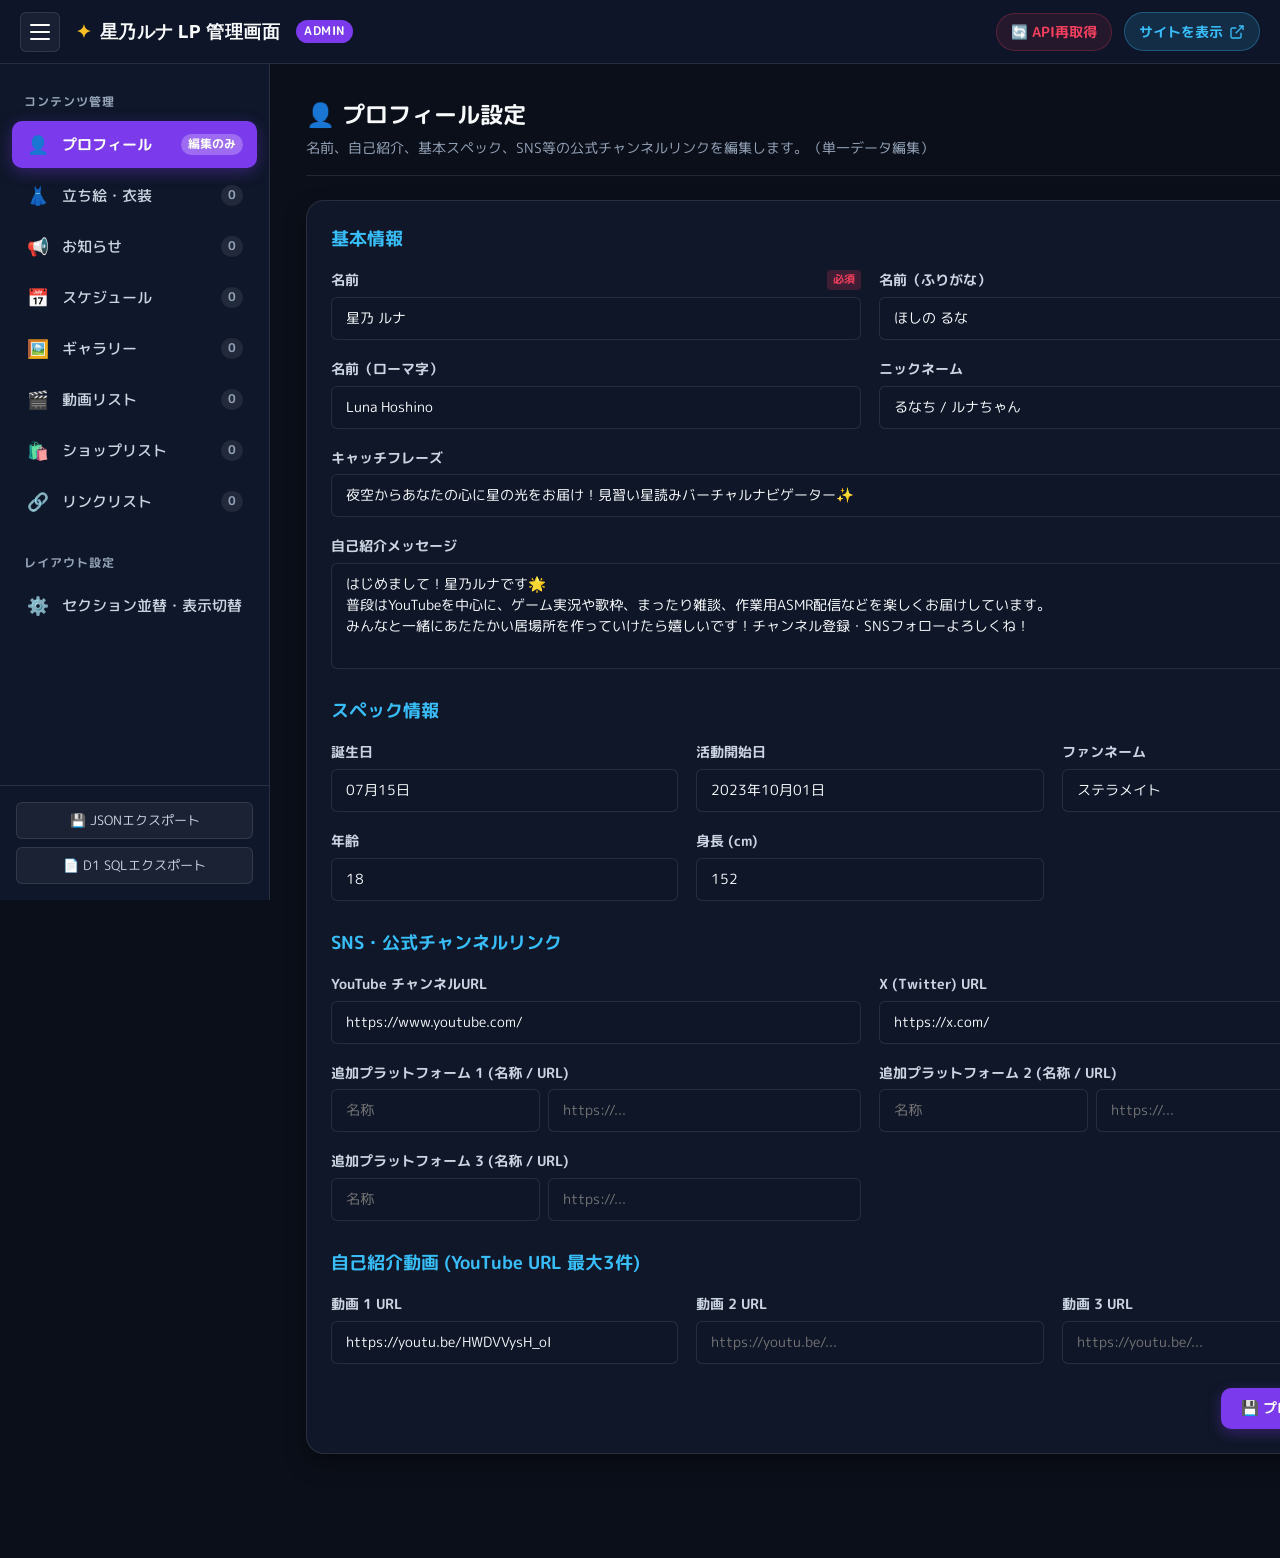
<file: admin.html>
<!DOCTYPE html>
<html lang="ja">
<head>
  <meta charset="UTF-8">
  <meta name="viewport" content="width=device-width, initial-scale=1.0">
  <title>管理コンソール | 星乃ルナ Official LP</title>
  <meta name="robots" content="noindex,nofollow">
  
  <!-- Google Fonts -->
  <link rel="preconnect" href="https://fonts.googleapis.com">
  <link rel="preconnect" href="https://fonts.gstatic.com" crossorigin>
  <link href="https://fonts.googleapis.com/css2?family=M+PLUS+Rounded+1c:wght@400;500;700;800&family=Outfit:wght@400;600;700;800&display=swap" rel="stylesheet">
  
  <!-- CSS -->
  <link rel="stylesheet" href="css/admin.css">
</head>
<body>

  <!-- ============================================================
       ヘッダー
  ============================================================ -->
  <header class="admin-header">
    <div class="header-left">
      <!-- ハンバーガーメニューボタン -->
      <button class="btn-hamburger" id="btn-hamburger" aria-label="メニュー開閉" title="メニュー切替">
        <span></span>
        <span></span>
        <span></span>
      </button>
      
      <div class="admin-logo">
        <span class="admin-logo-symbol">✦</span>
        <span>星乃ルナ LP 管理画面</span>
      </div>
      <span class="admin-badge">Admin</span>
    </div>

    <div class="header-right">
      <button class="btn-reset-data" id="btn-reload-api" title="Workers APIからデータを再取得">
        🔄 API再取得
      </button>
      <a href="index.html" target="_blank" class="btn-view-lp">
        <span>サイトを表示</span>
        <svg viewBox="0 0 24 24" width="16" height="16" fill="none" stroke="currentColor" stroke-width="2"><path d="M18 13v6a2 2 0 0 1-2 2H5a2 2 0 0 1-2-2V8a2 2 0 0 1 2-2h6"></path><polyline points="15 3 21 3 21 9"></polyline><line x1="10" y1="14" x2="21" y2="3"></line></svg>
      </a>
    </div>
  </header>

  <!-- モバイル用サイドバーオーバーレイ -->
  <div class="sidebar-overlay" id="sidebar-overlay"></div>

  <!-- ============================================================
       サイドバー（ハンバーガーメニューでトグル・切り替え）
  ============================================================ -->
  <aside class="admin-sidebar" id="admin-sidebar">
    <div class="sidebar-menu">
      <div class="menu-category-title">コンテンツ管理</div>
      
      <!-- 1. プロフィール（編集のみ）: デフォルトアクティブ -->
      <button class="nav-link-btn active" data-section="profile">
        <div class="btn-inner">
          <span class="icon">👤</span>
          <span>プロフィール</span>
        </div>
        <span class="badge-pill">編集のみ</span>
      </button>

      <!-- 2. 立ち絵（編集と追加） -->
      <button class="nav-link-btn" data-section="visual">
        <div class="btn-inner">
          <span class="icon">👗</span>
          <span>立ち絵・衣装</span>
        </div>
        <span class="badge-pill" id="badge-visual">0</span>
      </button>

      <!-- 3. お知らせ（編集と追加） -->
      <button class="nav-link-btn" data-section="notice">
        <div class="btn-inner">
          <span class="icon">📢</span>
          <span>お知らせ</span>
        </div>
        <span class="badge-pill" id="badge-notice">0</span>
      </button>

      <!-- 4. スケジュール（編集と追加） -->
      <button class="nav-link-btn" data-section="schedule">
        <div class="btn-inner">
          <span class="icon">📅</span>
          <span>スケジュール</span>
        </div>
        <span class="badge-pill" id="badge-schedule">0</span>
      </button>

      <!-- 5. ギャラリー（編集と追加） -->
      <button class="nav-link-btn" data-section="gallery">
        <div class="btn-inner">
          <span class="icon">🖼️</span>
          <span>ギャラリー</span>
        </div>
        <span class="badge-pill" id="badge-gallery">0</span>
      </button>

      <!-- 6. 動画リスト（編集と追加） -->
      <button class="nav-link-btn" data-section="movie">
        <div class="btn-inner">
          <span class="icon">🎬</span>
          <span>動画リスト</span>
        </div>
        <span class="badge-pill" id="badge-movie">0</span>
      </button>

      <!-- 7. ショップ（編集と追加） -->
      <button class="nav-link-btn" data-section="shop">
        <div class="btn-inner">
          <span class="icon">🛍️</span>
          <span>ショップリスト</span>
        </div>
        <span class="badge-pill" id="badge-shop">0</span>
      </button>

      <!-- 8. リンクリスト（編集と追加） -->
      <button class="nav-link-btn" data-section="linkList">
        <div class="btn-inner">
          <span class="icon">🔗</span>
          <span>リンクリスト</span>
        </div>
        <span class="badge-pill" id="badge-linkList">0</span>
      </button>

      <div class="menu-category-title" style="margin-top:12px;">レイアウト設定</div>

      <!-- 9. セクション切り替え・表示切替（indexから移設） -->
      <button class="nav-link-btn" data-section="sectionSettings">
        <div class="btn-inner">
          <span class="icon">⚙️</span>
          <span>セクション並替・表示切替</span>
        </div>
      </button>
    </div>

    <!-- サイドバーフッター（エクスポート機能） -->
    <div class="sidebar-footer">
      <button class="btn-export-json" id="btn-export-json">
        <span>💾 JSONエクスポート</span>
      </button>
      <button class="btn-export-sql" id="btn-export-sql">
        <span>📄 D1 SQLエクスポート</span>
      </button>
    </div>
  </aside>

  <!-- ============================================================
       メインコンテンツ領域
  ============================================================ -->
  <main class="admin-main" id="admin-main">

    <!-- ------------------------------------------------------------
         1. プロフィール（profile）: 編集のみ [デフォルト表示]
    ------------------------------------------------------------- -->
    <section class="admin-section active" id="sec-profile">
      <div class="section-top-bar">
        <div class="section-title-group">
          <h2>👤 プロフィール設定</h2>
          <p>名前、自己紹介、基本スペック、SNS等の公式チャンネルリンクを編集します。（単一データ編集）</p>
        </div>
      </div>

      <form id="form-profile" class="content-card">
        <h3 class="card-title">基本情報</h3>
        <div class="form-grid cols-2">
          <div class="form-group">
            <label class="form-label" for="prof-name">名前 <span class="req-tag">必須</span></label>
            <input type="text" id="prof-name" class="form-input" required placeholder="例: 星乃 ルナ">
          </div>
          <div class="form-group">
            <label class="form-label" for="prof-pronunciation">名前（ふりがな）</label>
            <input type="text" id="prof-pronunciation" class="form-input" placeholder="例: ほしの るな">
          </div>
          <div class="form-group">
            <label class="form-label" for="prof-romanization">名前（ローマ字）</label>
            <input type="text" id="prof-romanization" class="form-input" placeholder="例: Luna Hoshino">
          </div>
          <div class="form-group">
            <label class="form-label" for="prof-nickname">ニックネーム</label>
            <input type="text" id="prof-nickname" class="form-input" placeholder="例: るなち / ルナちゃん">
          </div>
          <div class="form-group span-2">
            <label class="form-label" for="prof-comment">キャッチフレーズ</label>
            <input type="text" id="prof-comment" class="form-input" placeholder="例: 夜空からあなたの心に星の光をお届け！見習い星読みバーチャルナビゲーター✨">
          </div>
          <div class="form-group span-2">
            <label class="form-label" for="prof-message">自己紹介メッセージ</label>
            <textarea id="prof-message" class="form-textarea" rows="4" placeholder="自己紹介メッセージを入力"></textarea>
          </div>
        </div>

        <h3 class="card-title" style="margin-top:28px;">スペック情報</h3>
        <div class="form-grid cols-3">
          <div class="form-group">
            <label class="form-label" for="prof-birthday">誕生日</label>
            <input type="text" id="prof-birthday" class="form-input" placeholder="例: 07月15日">
          </div>
          <div class="form-group">
            <label class="form-label" for="prof-streaming">活動開始日</label>
            <input type="text" id="prof-streaming" class="form-input" placeholder="例: 2023年10月01日">
          </div>
          <div class="form-group">
            <label class="form-label" for="prof-fanName">ファンネーム</label>
            <input type="text" id="prof-fanName" class="form-input" placeholder="例: ステラメイト">
          </div>
          <div class="form-group">
            <label class="form-label" for="prof-age">年齢</label>
            <input type="text" id="prof-age" class="form-input" placeholder="例: 18">
          </div>
          <div class="form-group">
            <label class="form-label" for="prof-height">身長 (cm)</label>
            <input type="text" id="prof-height" class="form-input" placeholder="例: 152">
          </div>
        </div>

        <h3 class="card-title" style="margin-top:28px;">SNS・公式チャンネルリンク</h3>
        <div class="form-grid cols-2">
          <div class="form-group">
            <label class="form-label" for="prof-youtubeUrl">YouTube チャンネルURL</label>
            <input type="url" id="prof-youtubeUrl" class="form-input" placeholder="https://www.youtube.com/@channel">
          </div>
          <div class="form-group">
            <label class="form-label" for="prof-xUrl">X (Twitter) URL</label>
            <input type="url" id="prof-xUrl" class="form-input" placeholder="https://x.com/username">
          </div>
          
          <!-- プラットフォーム 1〜3 -->
          <div class="form-group">
            <label class="form-label">追加プラットフォーム 1 (名称 / URL)</label>
            <div style="display:flex; gap:8px;">
              <input type="text" id="prof-plat-name-1" class="form-input" style="width:40%;" placeholder="名称">
              <input type="url" id="prof-plat-link-1" class="form-input" style="width:60%;" placeholder="https://...">
            </div>
          </div>
          <div class="form-group">
            <label class="form-label">追加プラットフォーム 2 (名称 / URL)</label>
            <div style="display:flex; gap:8px;">
              <input type="text" id="prof-plat-name-2" class="form-input" style="width:40%;" placeholder="名称">
              <input type="url" id="prof-plat-link-2" class="form-input" style="width:60%;" placeholder="https://...">
            </div>
          </div>
          <div class="form-group">
            <label class="form-label">追加プラットフォーム 3 (名称 / URL)</label>
            <div style="display:flex; gap:8px;">
              <input type="text" id="prof-plat-name-3" class="form-input" style="width:40%;" placeholder="名称">
              <input type="url" id="prof-plat-link-3" class="form-input" style="width:60%;" placeholder="https://...">
            </div>
          </div>
        </div>

        <h3 class="card-title" style="margin-top:28px;">自己紹介動画 (YouTube URL 最大3件)</h3>
        <div class="form-grid cols-3">
          <div class="form-group">
            <label class="form-label" for="prof-move-1">動画 1 URL</label>
            <input type="url" id="prof-move-1" class="form-input" placeholder="https://youtu.be/...">
          </div>
          <div class="form-group">
            <label class="form-label" for="prof-move-2">動画 2 URL</label>
            <input type="url" id="prof-move-2" class="form-input" placeholder="https://youtu.be/...">
          </div>
          <div class="form-group">
            <label class="form-label" for="prof-move-3">動画 3 URL</label>
            <input type="url" id="prof-move-3" class="form-input" placeholder="https://youtu.be/...">
          </div>
        </div>

        <div class="form-submit-row">
          <button type="submit" class="btn-primary">
            <span>💾 プロフィールを保存</span>
          </button>
        </div>
      </form>
    </section>

    <!-- ------------------------------------------------------------
         2. 立ち絵（visual）: 編集と追加
    ------------------------------------------------------------- -->
    <section class="admin-section" id="sec-visual">
      <div class="section-top-bar">
        <div class="section-title-group">
          <h2>👗 立ち絵・衣装設定</h2>
          <p>サイト最上部に表示する立ち絵、衣装差分、制作クレジットを管理します。（編集と追加）</p>
        </div>
        <div class="section-top-actions">
          <button class="btn-primary" onclick="openVisualModal()">＋ 新規立ち絵を追加</button>
        </div>
      </div>

      <div class="content-card">
        <div class="data-table-container">
          <table class="data-table">
            <thead>
              <tr>
                <th>ID</th>
                <th>サムネイル</th>
                <th>衣装名</th>
                <th>クレジット (絵/Live2D)</th>
                <th>表示順</th>
                <th>操作</th>
              </tr>
            </thead>
            <tbody id="visual-table-body">
              <!-- JSで動的生成 -->
            </tbody>
          </table>
        </div>
      </div>
    </section>

    <!-- ------------------------------------------------------------
         3. お知らせ（notice）: 編集と追加
    ------------------------------------------------------------- -->
    <section class="admin-section" id="sec-notice">
      <div class="section-top-bar">
        <div class="section-title-group">
          <h2>📢 お知らせ管理</h2>
          <p>ファンへのお知らせ投稿、公開ステータス、添付画像を管理します。（編集と追加）</p>
        </div>
        <div class="section-top-actions">
          <button class="btn-primary" onclick="openNoticeModal()">＋ 新規お知らせを追加</button>
        </div>
      </div>

      <div class="content-card">
        <div class="data-table-container">
          <table class="data-table">
            <thead>
              <tr>
                <th>投稿日時</th>
                <th>ステータス</th>
                <th>本文</th>
                <th>画像</th>
                <th>操作</th>
              </tr>
            </thead>
            <tbody id="notice-table-body">
              <!-- JSで動的生成 -->
            </tbody>
          </table>
        </div>
      </div>
    </section>

    <!-- ------------------------------------------------------------
         4. スケジュール（scheduleTag, schedule）: 編集と追加
    ------------------------------------------------------------- -->
    <section class="admin-section" id="sec-schedule">
      <div class="section-top-bar">
        <div class="section-title-group">
          <h2>📅 スケジュール管理</h2>
          <p>配信やイベント予定、およびタグ区分を管理します。（編集と追加）</p>
        </div>
        <div class="section-top-actions">
          <button class="btn-primary" onclick="openScheduleModal()">＋ 新規スケジュールを追加</button>
        </div>
      </div>

      <!-- タグ区分管理エリア -->
      <div class="content-card" style="margin-bottom:20px;">
        <h3 class="card-title">区分タグ (scheduleTag)</h3>
        <div style="display:flex; gap:10px; max-width:400px;">
          <input type="text" id="new-schedule-tag-name" class="form-input" placeholder="新しいタグ名（例: 歌枠、大会）">
          <button type="button" class="btn-secondary" id="btn-add-schedule-tag">追加</button>
        </div>
        <div class="tag-badge-group" id="schedule-tags-list">
          <!-- JSで動的生成 -->
        </div>
      </div>

      <!-- スケジュール一覧 -->
      <div class="content-card">
        <div class="data-table-container">
          <table class="data-table">
            <thead>
              <tr>
                <th>日時</th>
                <th>タグ</th>
                <th>タイトル</th>
                <th>公開状態</th>
                <th>操作</th>
              </tr>
            </thead>
            <tbody id="schedule-table-body">
              <!-- JSで動的生成 -->
            </tbody>
          </table>
        </div>
      </div>
    </section>

    <!-- ------------------------------------------------------------
         5. ギャラリー（gallery）: 編集と追加
    ------------------------------------------------------------- -->
    <section class="admin-section" id="sec-gallery">
      <div class="section-top-bar">
        <div class="section-title-group">
          <h2>🖼️ ギャラリー管理</h2>
          <p>三面図や記念イラスト、設定資料等の画像アーカイブを管理します。（編集と追加）</p>
        </div>
        <div class="section-top-actions">
          <button class="btn-primary" onclick="openGalleryModal()">＋ 新規ギャラリー画像を追加</button>
        </div>
      </div>

      <div class="content-card">
        <div class="card-grid" id="gallery-grid-list">
          <!-- JSで動的生成 -->
        </div>
      </div>
    </section>

    <!-- ------------------------------------------------------------
         6. 動画リスト（movieLabel, movie）: 編集と追加
    ------------------------------------------------------------- -->
    <section class="admin-section" id="sec-movie">
      <div class="section-top-bar">
        <div class="section-title-group">
          <h2>🎬 動画リスト管理</h2>
          <p>YouTube動画やアーカイブ、動画ラベル区分を管理します。（編集と追加）</p>
        </div>
        <div class="section-top-actions">
          <button class="btn-primary" onclick="openMovieModal()">＋ 新規動画を追加</button>
        </div>
      </div>

      <!-- 動画区分ラベル管理 -->
      <div class="content-card" style="margin-bottom:20px;">
        <h3 class="card-title">動画区分ラベル (movieLabel)</h3>
        <div style="display:flex; gap:10px; max-width:400px;">
          <input type="text" id="new-movie-label-name" class="form-input" placeholder="新しいラベル名（例: 切り抜き、ASMR）">
          <button type="button" class="btn-secondary" id="btn-add-movie-label">追加</button>
        </div>
        <div class="tag-badge-group" id="movie-labels-list">
          <!-- JSで動的生成 -->
        </div>
      </div>

      <!-- 動画一覧 -->
      <div class="content-card">
        <div class="data-table-container">
          <table class="data-table">
            <thead>
              <tr>
                <th>サムネイル</th>
                <th>タイトル</th>
                <th>区分ラベル</th>
                <th>動画URL</th>
                <th>状態</th>
                <th>操作</th>
              </tr>
            </thead>
            <tbody id="movie-table-body">
              <!-- JSで動的生成 -->
            </tbody>
          </table>
        </div>
      </div>
    </section>

    <!-- ------------------------------------------------------------
         7. ショップ（shopTag, shop）: 編集と追加
    ------------------------------------------------------------- -->
    <section class="admin-section" id="sec-shop">
      <div class="section-top-bar">
        <div class="section-title-group">
          <h2>🛍️ ショップリスト管理</h2>
          <p>公式グッズ、ボイス、楽曲等の商品情報と各通販サイトURLを管理します。（編集と追加）</p>
        </div>
        <div class="section-top-actions">
          <button class="btn-primary" onclick="openShopModal()">＋ 新規商品を追加</button>
        </div>
      </div>

      <!-- 商品区分タグ管理 -->
      <div class="content-card" style="margin-bottom:20px;">
        <h3 class="card-title">商品区分タグ (shopTag)</h3>
        <div style="display:flex; gap:10px; max-width:400px;">
          <input type="text" id="new-shop-tag-name" class="form-input" placeholder="新しい区分名（例: 限定グッズ、記念品）">
          <button type="button" class="btn-secondary" id="btn-add-shop-tag">追加</button>
        </div>
        <div class="tag-badge-group" id="shop-tags-list">
          <!-- JSで動的生成 -->
        </div>
      </div>

      <!-- 商品一覧 -->
      <div class="content-card">
        <div class="data-table-container">
          <table class="data-table">
            <thead>
              <tr>
                <th>商品画像</th>
                <th>商品名</th>
                <th>区分</th>
                <th>価格</th>
                <th>表示順</th>
                <th>操作</th>
              </tr>
            </thead>
            <tbody id="shop-table-body">
              <!-- JSで動的生成 -->
            </tbody>
          </table>
        </div>
      </div>
    </section>

    <!-- ------------------------------------------------------------
         8. リンクリスト（linkList）: 編集と追加
    ------------------------------------------------------------- -->
    <section class="admin-section" id="sec-linkList">
      <div class="section-top-bar">
        <div class="section-title-group">
          <h2>🔗 リンクリスト管理</h2>
          <p>関連リンク、ガイドライン、ファンレター宛先等のリンクボタンを管理します。（編集と追加）</p>
        </div>
        <div class="section-top-actions">
          <button class="btn-primary" onclick="openLinkListModal()">＋ 新規リンクを追加</button>
        </div>
      </div>

      <div class="content-card">
        <div class="data-table-container">
          <table class="data-table">
            <thead>
              <tr>
                <th>ID</th>
                <th>タイトル</th>
                <th>バナー画像</th>
                <th>リンク先URL</th>
                <th>表示順</th>
                <th>操作</th>
              </tr>
            </thead>
            <tbody id="linkList-table-body">
              <!-- JSで動的生成 -->
            </tbody>
          </table>
        </div>
      </div>
    </section>

    <!-- ------------------------------------------------------------
         9. セクション並替・表示切替（indexから移設）
    ------------------------------------------------------------- -->
    <section class="admin-section" id="sec-sectionSettings">
      <div class="section-top-bar">
        <div class="section-title-group">
          <h2>⚙️ セクション並び替え・表示切り替え</h2>
          <p>LP（index.html）の各セクションの表示/非表示、および縦の並び順を自由に設定できます。</p>
        </div>
        <div class="section-top-actions">
          <button class="btn-secondary" id="btn-reset-section-config">初期順序に戻す</button>
        </div>
      </div>

      <div class="content-card">
        <p style="font-size:0.9rem; color:var(--text-muted); margin-bottom:20px;">
          チェックボックスで<strong>「表示・非表示」</strong>を切り替え、▲/▼ボタンで<strong>「セクションの配置順序」</strong>を変更できます。設定は即座にLPサイトに反映されます。
        </p>

        <div class="section-reorder-list" id="section-settings-list">
          <!-- JSで動的生成 -->
        </div>
      </div>
    </section>

  </main>

  <!-- ============================================================
       モーダル群（新規追加・編集用ポップアップ）
  ============================================================ -->

  <!-- 1. 立ち絵モーダル -->
  <div class="modal-wrapper" id="modal-visual">
    <div class="modal-box">
      <div class="modal-header">
        <h3 id="modal-visual-title">立ち絵・衣装の編集</h3>
        <button class="modal-close-btn">&times;</button>
      </div>
      <div class="modal-body">
        <form id="form-visual" class="form-grid cols-2">
          <input type="hidden" id="visual-id">
          <div class="form-group span-2">
            <label class="form-label" for="visual-costumeName">衣装名 <span class="opt-tag">任意</span></label>
            <input type="text" id="visual-costumeName" class="form-input" placeholder="例: 通常衣装（星空のローブ）">
          </div>
          <div class="form-group">
            <label class="form-label" for="visual-visualUrl">立ち絵画像URL/ファイル名 <span class="req-tag">必須</span></label>
            <input type="text" id="visual-visualUrl" class="form-input" required placeholder="visual_sample1.png">
          </div>
          <div class="form-group">
            <label class="form-label" for="visual-thumdUrl">サムネイル画像URL/ファイル名 <span class="req-tag">必須</span></label>
            <input type="text" id="visual-thumdUrl" class="form-input" required placeholder="thumd_sample1.png">
          </div>
          <div class="form-group">
            <label class="form-label" for="visual-thumdBackground">サムネ背景画像 (任意)</label>
            <input type="text" id="visual-thumdBackground" class="form-input" placeholder="thumdBackground_sample.png">
          </div>
          <div class="form-group">
            <label class="form-label" for="visual-visualBackground">ページ背景画像 (任意)</label>
            <input type="text" id="visual-visualBackground" class="form-input" placeholder="visualBackground_sample.png">
          </div>
          <div class="form-group">
            <label class="form-label" for="visual-characterDesign">キャラクターデザイン</label>
            <input type="text" id="visual-characterDesign" class="form-input" placeholder="例: 星空 イラスト">
          </div>
          <div class="form-group">
            <label class="form-label" for="visual-illustrator">イラストレーター</label>
            <input type="text" id="visual-illustrator" class="form-input" placeholder="例: 星空 イラスト">
          </div>
          <div class="form-group">
            <label class="form-label" for="visual-live2d">Live2Dモデラー</label>
            <input type="text" id="visual-live2d" class="form-input" placeholder="例: スタジオ・モデリング">
          </div>
          <div class="form-group">
            <label class="form-label" for="visual-3dModeling">3Dモデラー</label>
            <input type="text" id="visual-3dModeling" class="form-input" placeholder="例: 3Dクラフト Lab">
          </div>
          <div class="form-group">
            <label class="form-label" for="visual-priority">表示優先度 (数値小が先)</label>
            <input type="number" id="visual-priority" class="form-input" min="1" value="1">
          </div>
          <div class="form-group span-2">
            <label class="form-label" for="visual-comment">管理用コメント</label>
            <input type="text" id="visual-comment" class="form-input" placeholder="メモ">
          </div>
          <div class="form-submit-row span-2">
            <button type="submit" class="btn-primary">保存する</button>
          </div>
        </form>
      </div>
    </div>
  </div>

  <!-- 2. お知らせモーダル -->
  <div class="modal-wrapper" id="modal-notice">
    <div class="modal-box">
      <div class="modal-header">
        <h3 id="modal-notice-title">お知らせの追加・編集</h3>
        <button class="modal-close-btn">&times;</button>
      </div>
      <div class="modal-body">
        <form id="form-notice" class="form-grid cols-2">
          <input type="hidden" id="notice-id">
          <div class="form-group">
            <label class="form-label" for="notice-created-at">作成日時 <span class="req-tag">必須</span></label>
            <input type="text" id="notice-created-at" class="form-input" required placeholder="YYYY-MM-DD HH:MM">
          </div>
          <div class="form-group">
            <label class="form-label" for="notice-status">公開ステータス</label>
            <select id="notice-status" class="form-select">
              <option value="published">公開 (published)</option>
              <option value="scheduled">予約 (scheduled)</option>
              <option value="draft">下書き (draft)</option>
            </select>
          </div>
          <div class="form-group span-2">
            <label class="form-label" for="notice-scheduled-at">予約公開日時 (任意)</label>
            <input type="text" id="notice-scheduled-at" class="form-input" placeholder="YYYY-MM-DD HH:MM">
          </div>
          <div class="form-group span-2">
            <label class="form-label" for="notice-message">お知らせ本文 <span class="req-tag">必須</span></label>
            <textarea id="notice-message" class="form-textarea" rows="4" required placeholder="お知らせ内容を入力"></textarea>
          </div>
          <div class="form-group span-2">
            <label class="form-label" for="notice-picture">添付画像URL (任意)</label>
            <input type="text" id="notice-picture" class="form-input" placeholder="https://... またはファイル名">
          </div>
          <div class="form-submit-row span-2">
            <button type="submit" class="btn-primary">保存する</button>
          </div>
        </form>
      </div>
    </div>
  </div>

  <!-- 3. スケジュールモーダル -->
  <div class="modal-wrapper" id="modal-schedule">
    <div class="modal-box">
      <div class="modal-header">
        <h3 id="modal-schedule-title">スケジュールの追加・編集</h3>
        <button class="modal-close-btn">&times;</button>
      </div>
      <div class="modal-body">
        <form id="form-schedule" class="form-grid cols-2">
          <input type="hidden" id="schedule-id">
          <div class="form-group span-2">
            <label class="form-label" for="schedule-title">タイトル <span class="req-tag">必須</span></label>
            <input type="text" id="schedule-title" class="form-input" required placeholder="イベント・配信タイトル">
          </div>
          <div class="form-group">
            <label class="form-label" for="schedule-tag-select">区分タグ <span class="req-tag">必須</span></label>
            <select id="schedule-tag-select" class="form-select" required>
              <!-- JSで動的生成 -->
            </select>
          </div>
          <div class="form-group">
            <label class="form-label" for="schedule-date">日付 <span class="req-tag">必須</span></label>
            <input type="date" id="schedule-date" class="form-input" required>
          </div>
          <div class="form-group">
            <label class="form-label" for="schedule-time">時間 (HH:MM)</label>
            <input type="time" id="schedule-time" class="form-input">
          </div>
          <div class="form-group" style="display:flex; flex-direction:column; justify-content:center;">
            <label class="form-label">表示フラグ</label>
            <label style="display:flex; align-items:center; gap:8px; cursor:pointer; font-weight:600; margin-top:8px;">
              <input type="checkbox" id="schedule-is-active" checked style="width:18px; height:18px;">
              <span>サイト上に表示する</span>
            </label>
          </div>
          <div class="form-group span-2">
            <label class="form-label" for="schedule-detail">詳細内容</label>
            <textarea id="schedule-detail" class="form-textarea" rows="3" placeholder="開催場所や告知文など"></textarea>
          </div>
          <div class="form-group span-2">
            <label class="form-label" for="schedule-picture">添付画像URL (任意)</label>
            <input type="text" id="schedule-picture" class="form-input" placeholder="画像URLまたはファイル名">
          </div>
          <div class="form-submit-row span-2">
            <button type="submit" class="btn-primary">保存する</button>
          </div>
        </form>
      </div>
    </div>
  </div>

  <!-- 4. ギャラリーモーダル -->
  <div class="modal-wrapper" id="modal-gallery">
    <div class="modal-box">
      <div class="modal-header">
        <h3 id="modal-gallery-title">ギャラリー画像の追加・編集</h3>
        <button class="modal-close-btn">&times;</button>
      </div>
      <div class="modal-body">
        <form id="form-gallery" class="form-grid cols-2">
          <input type="hidden" id="gallery-id">
          <div class="form-group span-2">
            <label class="form-label" for="gallery-name">タイトル・識別名</label>
            <input type="text" id="gallery-name" class="form-input" placeholder="例: 三面図設定資料">
          </div>
          <div class="form-group span-2">
            <label class="form-label" for="gallery-imageUrl">画像URL / ファイル名 <span class="req-tag">必須</span></label>
            <input type="text" id="gallery-imageUrl" class="form-input" required placeholder="gallery_sample1.jpg または URL">
          </div>
          <div class="form-group">
            <label class="form-label" for="gallery-priority">表示優先度 (数値小が先)</label>
            <input type="number" id="gallery-priority" class="form-input" min="1" value="1">
          </div>
          <div class="form-submit-row span-2">
            <button type="submit" class="btn-primary">保存する</button>
          </div>
        </form>
      </div>
    </div>
  </div>

  <!-- 5. 動画モーダル -->
  <div class="modal-wrapper" id="modal-movie">
    <div class="modal-box">
      <div class="modal-header">
        <h3 id="modal-movie-title">動画の追加・編集</h3>
        <button class="modal-close-btn">&times;</button>
      </div>
      <div class="modal-body">
        <form id="form-movie" class="form-grid cols-2">
          <input type="hidden" id="movie-id">
          <div class="form-group span-2">
            <label class="form-label" for="movie-title">動画タイトル <span class="req-tag">必須</span></label>
            <input type="text" id="movie-title" class="form-input" required placeholder="例: 【歌ってみた】星空のディスコ">
          </div>
          <div class="form-group">
            <label class="form-label" for="movie-label-select">区分ラベル <span class="req-tag">必須</span></label>
            <select id="movie-label-select" class="form-select" required>
              <!-- JSで動的生成 -->
            </select>
          </div>
          <div class="form-group">
            <label class="form-label">表示フラグ</label>
            <label style="display:flex; align-items:center; gap:8px; cursor:pointer; font-weight:600; margin-top:8px;">
              <input type="checkbox" id="movie-is-active" checked style="width:18px; height:18px;">
              <span>公開する</span>
            </label>
          </div>
          <div class="form-group span-2">
            <label class="form-label" for="movie-videoUrl">動画URL (YouTube) <span class="req-tag">必須</span></label>
            <input type="url" id="movie-videoUrl" class="form-input" required placeholder="https://www.youtube.com/watch?v=...">
          </div>
          <div class="form-group span-2">
            <label class="form-label" for="movie-imageUrl">サムネイルURL (未入力の場合はYouTubeサムネを自動使用)</label>
            <input type="text" id="movie-imageUrl" class="form-input" placeholder="カスタム画像URLまたはファイル名">
          </div>
          <div class="form-submit-row span-2">
            <button type="submit" class="btn-primary">保存する</button>
          </div>
        </form>
      </div>
    </div>
  </div>

  <!-- 6. ショップ商品モーダル -->
  <div class="modal-wrapper" id="modal-shop">
    <div class="modal-box">
      <div class="modal-header">
        <h3 id="modal-shop-title">商品の追加・編集</h3>
        <button class="modal-close-btn">&times;</button>
      </div>
      <div class="modal-body">
        <form id="form-shop" class="form-grid cols-2">
          <input type="hidden" id="shop-id">
          <div class="form-group span-2">
            <label class="form-label" for="shop-name">商品名 <span class="req-tag">必須</span></label>
            <input type="text" id="shop-name" class="form-input" required placeholder="例: アクリルスタンド">
          </div>
          <div class="form-group">
            <label class="form-label" for="shop-tag-select">商品区分 <span class="req-tag">必須</span></label>
            <select id="shop-tag-select" class="form-select" required>
              <!-- JSで動的生成 -->
            </select>
          </div>
          <div class="form-group">
            <label class="form-label" for="shop-price">価格 (円) <span class="req-tag">必須</span></label>
            <input type="number" id="shop-price" class="form-input" required min="0" placeholder="1000">
          </div>
          <div class="form-group span-2">
            <label class="form-label" for="shop-merchandiseImage">商品画像URL / ファイル名 <span class="req-tag">必須</span></label>
            <input type="text" id="shop-merchandiseImage" class="form-input" required placeholder="sample_goods.png または URL">
          </div>
          <div class="form-group">
            <label class="form-label" for="shop-priority">表示優先度</label>
            <input type="number" id="shop-priority" class="form-input" min="1" value="1001">
          </div>
          <div class="form-group">
            <label class="form-label" for="shop-booth">BOOTH 商品ページURL</label>
            <input type="url" id="shop-booth" class="form-input" placeholder="https://booth.pm/...">
          </div>
          <div class="form-group">
            <label class="form-label" for="shop-suzuri">SUZURI 商品ページURL</label>
            <input type="url" id="shop-suzuri" class="form-input" placeholder="https://suzuri.jp/...">
          </div>
          <div class="form-group">
            <label class="form-label" for="shop-base">BASE 商品ページURL</label>
            <input type="url" id="shop-base" class="form-input" placeholder="https://...base.ec/">
          </div>
          <div class="form-group span-2">
            <label class="form-label" for="shop-fanbox">FANBOX ページURL</label>
            <input type="url" id="shop-fanbox" class="form-input" placeholder="https://...fanbox.cc/">
          </div>
          <div class="form-submit-row span-2">
            <button type="submit" class="btn-primary">保存する</button>
          </div>
        </form>
      </div>
    </div>
  </div>

  <!-- 7. リンクリストモーダル -->
  <div class="modal-wrapper" id="modal-linkList">
    <div class="modal-box">
      <div class="modal-header">
        <h3 id="modal-linkList-title">リンクの追加・編集</h3>
        <button class="modal-close-btn">&times;</button>
      </div>
      <div class="modal-body">
        <form id="form-linkList" class="form-grid cols-2">
          <input type="hidden" id="linkList-id">
          <div class="form-group span-2">
            <label class="form-label" for="linkList-title">リンクタイトル <span class="req-tag">必須</span></label>
            <input type="text" id="linkList-title" class="form-input" required placeholder="例: ファンレター宛先はこちら">
          </div>
          <div class="form-group span-2">
            <label class="form-label" for="linkList-link">遷移先URL <span class="req-tag">必須</span></label>
            <input type="url" id="linkList-link" class="form-input" required placeholder="https://...">
          </div>
          <div class="form-group">
            <label class="form-label" for="linkList-buttonImage">ボタン画像URL / パス (任意)</label>
            <input type="text" id="linkList-buttonImage" class="form-input" placeholder="sample_button1.png">
          </div>
          <div class="form-group">
            <label class="form-label" for="linkList-priority">表示優先度</label>
            <input type="number" id="linkList-priority" class="form-input" min="1" value="1">
          </div>
          <div class="form-submit-row span-2">
            <button type="submit" class="btn-primary">保存する</button>
          </div>
        </form>
      </div>
    </div>
  </div>

  <!-- トースト通知コンテナ -->
  <div class="toast-container" id="toast-container"></div>

  <!-- JavaScript -->
  <script src="js/admin.js"></script>
</body>
</html>
</file>
<file: css/admin.css>
/* ============================================================
   管理画面 スタイルシート (css/admin.css)
   星乃ルナ Official LP - データ管理コンソール
   ============================================================ */

:root {
  --bg-main: #0b0f19;
  --bg-sidebar: #0f172a;
  --bg-card: rgba(18, 25, 44, 0.85);
  --bg-card-hover: rgba(28, 38, 66, 0.95);
  --bg-input: rgba(15, 23, 42, 0.9);
  --bg-modal: #111827;
  
  --primary: #7c3aed;
  --primary-hover: #9061f9;
  --primary-light: rgba(124, 58, 237, 0.15);
  --accent-cyan: #38bdf8;
  --accent-pink: #f43f5e;
  --accent-gold: #fbbf24;
  --accent-green: #10b981;
  
  --text-main: #f8fafc;
  --text-muted: #94a3b8;
  --text-sub: #cbd5e1;
  
  --border-color: rgba(255, 255, 255, 0.1);
  --border-focus: rgba(124, 58, 237, 0.5);
  --shadow-main: 0 10px 25px -5px rgba(0, 0, 0, 0.5);
  --shadow-glow: 0 0 20px rgba(124, 58, 237, 0.35);

  --font-base: 'M PLUS Rounded 1c', -apple-system, BlinkMacSystemFont, "Segoe UI", Roboto, sans-serif;
  --font-en: 'Outfit', sans-serif;

  --sidebar-width: 270px;
  --header-height: 64px;
  --radius-sm: 6px;
  --radius-md: 10px;
  --radius-lg: 18px;
  --radius-full: 9999px;
  
  --transition: 0.25s cubic-bezier(0.16, 1, 0.3, 1);
}

*, *::before, *::after {
  box-sizing: border-box;
  margin: 0;
  padding: 0;
}

body {
  background-color: var(--bg-main);
  color: var(--text-main);
  font-family: var(--font-base);
  line-height: 1.6;
  min-height: 100vh;
  display: flex;
  flex-direction: column;
  overflow-x: hidden;
}

a {
  color: inherit;
  text-decoration: none;
}

button {
  font-family: inherit;
  cursor: pointer;
  border: none;
  background: none;
}

/* --- ヘッダー --- */
.admin-header {
  position: fixed;
  top: 0;
  left: 0;
  width: 100%;
  height: var(--header-height);
  background: rgba(15, 23, 42, 0.95);
  backdrop-filter: blur(12px);
  border-bottom: 1px solid var(--border-color);
  z-index: 100;
  display: flex;
  align-items: center;
  justify-content: space-between;
  padding: 0 20px;
}

.header-left {
  display: flex;
  align-items: center;
  gap: 16px;
}

/* ハンバーガーボタン */
.btn-hamburger {
  display: flex;
  flex-direction: column;
  justify-content: center;
  align-items: center;
  width: 40px;
  height: 40px;
  border-radius: var(--radius-sm);
  background: rgba(255, 255, 255, 0.05);
  border: 1px solid var(--border-color);
  color: var(--text-main);
  gap: 5px;
  transition: all var(--transition);
}

.btn-hamburger:hover {
  background: var(--primary-light);
  border-color: var(--primary);
}

.btn-hamburger span {
  display: block;
  width: 20px;
  height: 2px;
  background-color: #fff;
  border-radius: 2px;
  transition: all var(--transition);
}

.btn-hamburger.active span:nth-child(1) {
  transform: translateY(7px) rotate(45deg);
}
.btn-hamburger.active span:nth-child(2) {
  opacity: 0;
}
.btn-hamburger.active span:nth-child(3) {
  transform: translateY(-7px) rotate(-45deg);
}

.admin-logo {
  display: flex;
  align-items: center;
  gap: 8px;
  font-family: var(--font-en);
  font-weight: 700;
  font-size: 1.15rem;
  letter-spacing: 0.03em;
}

.admin-logo-symbol {
  color: var(--accent-gold);
}

.admin-badge {
  font-size: 0.72rem;
  background: var(--primary);
  color: #fff;
  padding: 2px 8px;
  border-radius: var(--radius-full);
  text-transform: uppercase;
  font-weight: 700;
  letter-spacing: 0.05em;
}

.header-right {
  display: flex;
  align-items: center;
  gap: 12px;
}

.btn-view-lp {
  display: inline-flex;
  align-items: center;
  gap: 6px;
  padding: 8px 14px;
  border-radius: var(--radius-full);
  background: rgba(56, 189, 248, 0.15);
  color: var(--accent-cyan);
  font-size: 0.85rem;
  font-weight: 600;
  border: 1px solid rgba(56, 189, 248, 0.3);
  transition: all var(--transition);
}

.btn-view-lp:hover {
  background: rgba(56, 189, 248, 0.25);
  transform: translateY(-1px);
}

.btn-reset-data {
  display: inline-flex;
  align-items: center;
  gap: 6px;
  padding: 8px 14px;
  border-radius: var(--radius-full);
  background: rgba(244, 63, 94, 0.1);
  color: var(--accent-pink);
  font-size: 0.85rem;
  font-weight: 600;
  border: 1px solid rgba(244, 63, 94, 0.25);
  transition: all var(--transition);
}

.btn-reset-data:hover {
  background: rgba(244, 63, 94, 0.2);
}

/* --- サイドバーナビゲーション --- */
.sidebar-overlay {
  position: fixed;
  inset: 0;
  background: rgba(0, 0, 0, 0.6);
  backdrop-filter: blur(4px);
  z-index: 90;
  opacity: 0;
  pointer-events: none;
  transition: opacity var(--transition);
}

.sidebar-overlay.active {
  opacity: 1;
  pointer-events: auto;
}

.admin-sidebar {
  position: fixed;
  top: var(--header-height);
  left: 0;
  width: var(--sidebar-width);
  height: calc(100vh - var(--header-height));
  background: var(--bg-sidebar);
  border-right: 1px solid var(--border-color);
  z-index: 95;
  display: flex;
  flex-direction: column;
  justify-content: space-between;
  transform: translateX(-100%);
  transition: transform var(--transition);
  overflow-y: auto;
}

.admin-sidebar.open {
  transform: translateX(0);
}

/* PC（1024px以上）ではサイドバーを常時表示可能に */
@media (min-width: 1024px) {
  .admin-sidebar {
    transform: translateX(0);
  }
  .admin-sidebar.collapsed {
    transform: translateX(-100%);
  }
  .admin-main {
    margin-left: var(--sidebar-width);
    transition: margin-left var(--transition);
  }
  .admin-main.expanded {
    margin-left: 0;
  }
  .sidebar-overlay {
    display: none;
  }
}

.sidebar-menu {
  padding: 16px 12px;
  display: flex;
  flex-direction: column;
  gap: 4px;
}

.menu-category-title {
  font-size: 0.75rem;
  color: var(--text-muted);
  text-transform: uppercase;
  letter-spacing: 0.08em;
  padding: 12px 12px 6px;
  font-weight: 700;
}

.nav-link-btn {
  display: flex;
  align-items: center;
  justify-content: space-between;
  width: 100%;
  padding: 10px 14px;
  border-radius: var(--radius-md);
  color: var(--text-sub);
  font-size: 0.92rem;
  font-weight: 500;
  transition: all var(--transition);
  text-align: left;
}

.nav-link-btn .btn-inner {
  display: flex;
  align-items: center;
  gap: 12px;
}

.nav-link-btn .icon {
  font-size: 1.1rem;
  width: 24px;
  text-align: center;
}

.nav-link-btn .badge-pill {
  font-size: 0.72rem;
  padding: 2px 7px;
  border-radius: var(--radius-full);
  background: rgba(255, 255, 255, 0.08);
  color: var(--text-muted);
  font-weight: 600;
}

.nav-link-btn:hover {
  background: rgba(255, 255, 255, 0.05);
  color: #fff;
}

.nav-link-btn.active {
  background: var(--primary);
  color: #fff;
  font-weight: 700;
  box-shadow: 0 4px 15px rgba(124, 58, 237, 0.35);
}

.nav-link-btn.active .badge-pill {
  background: rgba(255, 255, 255, 0.25);
  color: #fff;
}

.sidebar-footer {
  padding: 16px;
  border-top: 1px solid var(--border-color);
  display: flex;
  flex-direction: column;
  gap: 8px;
}

.btn-export-json, .btn-export-sql {
  display: flex;
  align-items: center;
  justify-content: center;
  gap: 8px;
  width: 100%;
  padding: 8px 12px;
  border-radius: var(--radius-sm);
  background: rgba(255, 255, 255, 0.05);
  border: 1px solid var(--border-color);
  color: var(--text-sub);
  font-size: 0.8rem;
  transition: all var(--transition);
}

.btn-export-json:hover, .btn-export-sql:hover {
  background: rgba(255, 255, 255, 0.1);
  color: #fff;
}

/* --- メインコンテンツ領域 --- */
.admin-main {
  margin-top: var(--header-height);
  padding: 24px 20px 60px;
  flex: 1;
  max-width: 1200px;
  width: 100%;
}

@media (min-width: 768px) {
  .admin-main {
    padding: 32px 36px 80px;
  }
}

.admin-section {
  display: none;
  animation: fadeIn 0.25s ease-out;
}

.admin-section.active {
  display: block;
}

@keyframes fadeIn {
  from { opacity: 0; transform: translateY(6px); }
  to { opacity: 1; transform: translateY(0); }
}

/* セクションヘッダー */
.section-top-bar {
  display: flex;
  flex-wrap: wrap;
  align-items: center;
  justify-content: space-between;
  gap: 16px;
  margin-bottom: 24px;
  padding-bottom: 16px;
  border-bottom: 1px solid var(--border-color);
}

.section-title-group h2 {
  font-size: 1.45rem;
  font-weight: 700;
  display: flex;
  align-items: center;
  gap: 10px;
}

.section-title-group p {
  font-size: 0.85rem;
  color: var(--text-muted);
  margin-top: 4px;
}

.section-top-actions {
  display: flex;
  align-items: center;
  gap: 10px;
}

.btn-primary {
  display: inline-flex;
  align-items: center;
  gap: 8px;
  padding: 10px 20px;
  border-radius: var(--radius-md);
  background: var(--primary);
  color: #fff;
  font-weight: 600;
  font-size: 0.9rem;
  box-shadow: 0 4px 14px rgba(124, 58, 237, 0.35);
  transition: all var(--transition);
}

.btn-primary:hover {
  background: var(--primary-hover);
  transform: translateY(-1px);
  box-shadow: 0 6px 20px rgba(124, 58, 237, 0.5);
}

.btn-secondary {
  display: inline-flex;
  align-items: center;
  gap: 6px;
  padding: 10px 18px;
  border-radius: var(--radius-md);
  background: rgba(255, 255, 255, 0.08);
  border: 1px solid var(--border-color);
  color: var(--text-main);
  font-weight: 600;
  font-size: 0.9rem;
  transition: all var(--transition);
}

.btn-secondary:hover {
  background: rgba(255, 255, 255, 0.15);
}

/* --- カード・パネルUI --- */
.content-card {
  background: var(--bg-card);
  border: 1px solid var(--border-color);
  border-radius: var(--radius-lg);
  padding: 24px;
  margin-bottom: 24px;
  backdrop-filter: blur(16px);
  box-shadow: var(--shadow-main);
}

.card-title {
  font-size: 1.1rem;
  font-weight: 700;
  margin-bottom: 16px;
  display: flex;
  align-items: center;
  gap: 8px;
  color: var(--accent-cyan);
}

/* --- フォームコンポーネント --- */
.form-grid {
  display: grid;
  grid-template-columns: 1fr;
  gap: 18px;
}

@media (min-width: 768px) {
  .form-grid.cols-2 {
    grid-template-columns: repeat(2, 1fr);
  }
  .form-grid.cols-3 {
    grid-template-columns: repeat(3, 1fr);
  }
}

.form-group {
  display: flex;
  flex-direction: column;
  gap: 6px;
}

.form-group.span-2 {
  grid-column: 1 / -1;
}

.form-label {
  font-size: 0.85rem;
  font-weight: 600;
  color: var(--text-sub);
  display: flex;
  align-items: center;
  justify-content: space-between;
}

.form-label .req-tag {
  font-size: 0.7rem;
  padding: 1px 6px;
  border-radius: 4px;
  background: rgba(244, 63, 94, 0.2);
  color: var(--accent-pink);
  font-weight: 700;
}

.form-label .opt-tag {
  font-size: 0.7rem;
  padding: 1px 6px;
  border-radius: 4px;
  background: rgba(255, 255, 255, 0.08);
  color: var(--text-muted);
}

.form-input, .form-textarea, .form-select {
  width: 100%;
  padding: 10px 14px;
  background: var(--bg-input);
  border: 1px solid var(--border-color);
  border-radius: var(--radius-sm);
  color: var(--text-main);
  font-family: inherit;
  font-size: 0.9rem;
  transition: all var(--transition);
}

.form-input:focus, .form-textarea:focus, .form-select:focus {
  outline: none;
  border-color: var(--primary);
  box-shadow: 0 0 0 3px rgba(124, 58, 237, 0.25);
}

.form-textarea {
  min-height: 90px;
  resize: vertical;
}

.form-help {
  font-size: 0.75rem;
  color: var(--text-muted);
}

.form-submit-row {
  margin-top: 24px;
  display: flex;
  align-items: center;
  justify-content: flex-end;
  gap: 12px;
}

/* --- データリスト / テーブルUI --- */
.data-table-container {
  overflow-x: auto;
  border: 1px solid var(--border-color);
  border-radius: var(--radius-md);
  background: rgba(15, 23, 42, 0.5);
}

.data-table {
  width: 100%;
  border-collapse: collapse;
  text-align: left;
  font-size: 0.88rem;
}

.data-table th {
  background: rgba(255, 255, 255, 0.04);
  padding: 12px 16px;
  font-weight: 600;
  color: var(--text-muted);
  border-bottom: 1px solid var(--border-color);
  white-space: nowrap;
}

.data-table td {
  padding: 14px 16px;
  border-bottom: 1px solid var(--border-color);
  vertical-align: middle;
}

.data-table tr:last-child td {
  border-bottom: none;
}

.data-table tr:hover {
  background: rgba(255, 255, 255, 0.02);
}

.table-thumb {
  width: 48px;
  height: 48px;
  border-radius: var(--radius-sm);
  object-fit: cover;
  background: rgba(255, 255, 255, 0.05);
  border: 1px solid var(--border-color);
}

.table-actions {
  display: flex;
  align-items: center;
  gap: 8px;
  white-space: nowrap;
}

.btn-action-edit, .btn-action-delete {
  padding: 6px 12px;
  border-radius: var(--radius-sm);
  font-size: 0.78rem;
  font-weight: 600;
  transition: all var(--transition);
}

.btn-action-edit {
  background: rgba(56, 189, 248, 0.15);
  color: var(--accent-cyan);
  border: 1px solid rgba(56, 189, 248, 0.3);
}

.btn-action-edit:hover {
  background: rgba(56, 189, 248, 0.3);
}

.btn-action-delete {
  background: rgba(244, 63, 94, 0.15);
  color: var(--accent-pink);
  border: 1px solid rgba(244, 63, 94, 0.3);
}

.btn-action-delete:hover {
  background: rgba(244, 63, 94, 0.3);
}

/* グリッドカード表示（ギャラリーなど） */
.card-grid {
  display: grid;
  grid-template-columns: repeat(auto-fill, minmax(220px, 1fr));
  gap: 16px;
}

.item-card {
  background: rgba(255, 255, 255, 0.03);
  border: 1px solid var(--border-color);
  border-radius: var(--radius-md);
  overflow: hidden;
  display: flex;
  flex-direction: column;
  transition: all var(--transition);
}

.item-card:hover {
  border-color: var(--border-focus);
  transform: translateY(-2px);
  box-shadow: 0 8px 20px rgba(0,0,0,0.4);
}

.item-card-media {
  width: 100%;
  aspect-ratio: 16 / 9;
  background: #000;
  overflow: hidden;
  position: relative;
}

.item-card-media img {
  width: 100%;
  height: 100%;
  object-fit: cover;
}

.item-card-body {
  padding: 14px;
  flex: 1;
  display: flex;
  flex-direction: column;
  justify-content: space-between;
  gap: 10px;
}

.item-card-title {
  font-size: 0.95rem;
  font-weight: 700;
  line-height: 1.4;
}

.item-card-meta {
  font-size: 0.78rem;
  color: var(--text-muted);
  display: flex;
  align-items: center;
  justify-content: space-between;
}

.badge-status {
  padding: 2px 8px;
  border-radius: var(--radius-full);
  font-size: 0.72rem;
  font-weight: 700;
}

.badge-published {
  background: rgba(16, 185, 129, 0.2);
  color: var(--accent-green);
  border: 1px solid rgba(16, 185, 129, 0.3);
}

.badge-scheduled {
  background: rgba(251, 191, 36, 0.2);
  color: var(--accent-gold);
  border: 1px solid rgba(251, 191, 36, 0.3);
}

.badge-draft {
  background: rgba(148, 163, 184, 0.2);
  color: var(--text-muted);
  border: 1px solid rgba(148, 163, 184, 0.3);
}

/* --- セクション設定（並替・表示切替）専用スタイル --- */
.section-reorder-list {
  display: flex;
  flex-direction: column;
  gap: 12px;
  max-width: 600px;
}

.section-reorder-item {
  display: flex;
  align-items: center;
  justify-content: space-between;
  padding: 14px 18px;
  background: rgba(255, 255, 255, 0.04);
  border: 1px solid var(--border-color);
  border-radius: var(--radius-md);
  transition: all var(--transition);
}

.section-reorder-item:hover {
  background: rgba(255, 255, 255, 0.07);
}

.section-reorder-label {
  display: flex;
  align-items: center;
  gap: 12px;
  cursor: pointer;
  font-weight: 600;
  font-size: 0.95rem;
}

.section-reorder-label input[type="checkbox"] {
  width: 18px;
  height: 18px;
  accent-color: var(--primary);
  cursor: pointer;
}

.section-reorder-controls {
  display: flex;
  align-items: center;
  gap: 8px;
}

.btn-move {
  width: 32px;
  height: 32px;
  border-radius: var(--radius-sm);
  background: rgba(255, 255, 255, 0.06);
  border: 1px solid var(--border-color);
  color: var(--text-main);
  display: flex;
  align-items: center;
  justify-content: center;
  font-size: 0.8rem;
  transition: all var(--transition);
}

.btn-move:hover:not(:disabled) {
  background: var(--primary);
  border-color: var(--primary);
}

.btn-move:disabled {
  opacity: 0.3;
  cursor: not-allowed;
}

/* --- モーダルダイアログ --- */
.modal-wrapper {
  position: fixed;
  inset: 0;
  background: rgba(0, 0, 0, 0.7);
  backdrop-filter: blur(6px);
  z-index: 200;
  display: flex;
  align-items: center;
  justify-content: center;
  padding: 20px;
  opacity: 0;
  pointer-events: none;
  transition: opacity var(--transition);
}

.modal-wrapper.is-open {
  opacity: 1;
  pointer-events: auto;
}

.modal-box {
  background: var(--bg-modal);
  border: 1px solid var(--border-color);
  border-radius: var(--radius-lg);
  width: 100%;
  max-width: 640px;
  max-height: 90vh;
  display: flex;
  flex-direction: column;
  box-shadow: 0 25px 50px -12px rgba(0, 0, 0, 0.75), var(--shadow-glow);
  transform: scale(0.95);
  transition: transform var(--transition);
}

.modal-wrapper.is-open .modal-box {
  transform: scale(1);
}

.modal-header {
  padding: 18px 24px;
  border-bottom: 1px solid var(--border-color);
  display: flex;
  align-items: center;
  justify-content: space-between;
}

.modal-header h3 {
  font-size: 1.15rem;
  font-weight: 700;
}

.modal-close-btn {
  color: var(--text-muted);
  font-size: 1.5rem;
  line-height: 1;
  transition: color var(--transition);
}

.modal-close-btn:hover {
  color: #fff;
}

.modal-body {
  padding: 24px;
  overflow-y: auto;
}

/* --- トースト通知 --- */
.toast-container {
  position: fixed;
  bottom: 24px;
  right: 24px;
  z-index: 300;
  display: flex;
  flex-direction: column;
  gap: 10px;
  pointer-events: none;
}

.toast {
  padding: 12px 20px;
  background: #1e293b;
  color: #fff;
  border-radius: var(--radius-md);
  border: 1px solid var(--border-color);
  box-shadow: 0 10px 25px rgba(0,0,0,0.5);
  font-size: 0.88rem;
  font-weight: 600;
  display: flex;
  align-items: center;
  gap: 10px;
  pointer-events: auto;
  animation: slideInRight 0.3s ease-out;
}

.toast.success {
  border-color: var(--accent-green);
  background: #064e3b;
}

.toast.error {
  border-color: var(--accent-pink);
  background: #881337;
}

@keyframes slideInRight {
  from { opacity: 0; transform: translateX(30px); }
  to { opacity: 1; transform: translateX(0); }
}

/* 区分タグ管理用の小さなインラインエリア */
.tag-badge-group {
  display: flex;
  flex-wrap: wrap;
  gap: 8px;
  margin-top: 10px;
}

.tag-badge-item {
  display: inline-flex;
  align-items: center;
  gap: 6px;
  padding: 4px 10px;
  border-radius: var(--radius-full);
  background: rgba(255, 255, 255, 0.08);
  border: 1px solid var(--border-color);
  font-size: 0.8rem;
}

.tag-badge-item .btn-remove-tag {
  color: var(--text-muted);
  font-weight: 700;
  cursor: pointer;
}

.tag-badge-item .btn-remove-tag:hover {
  color: var(--accent-pink);
}
</file>
